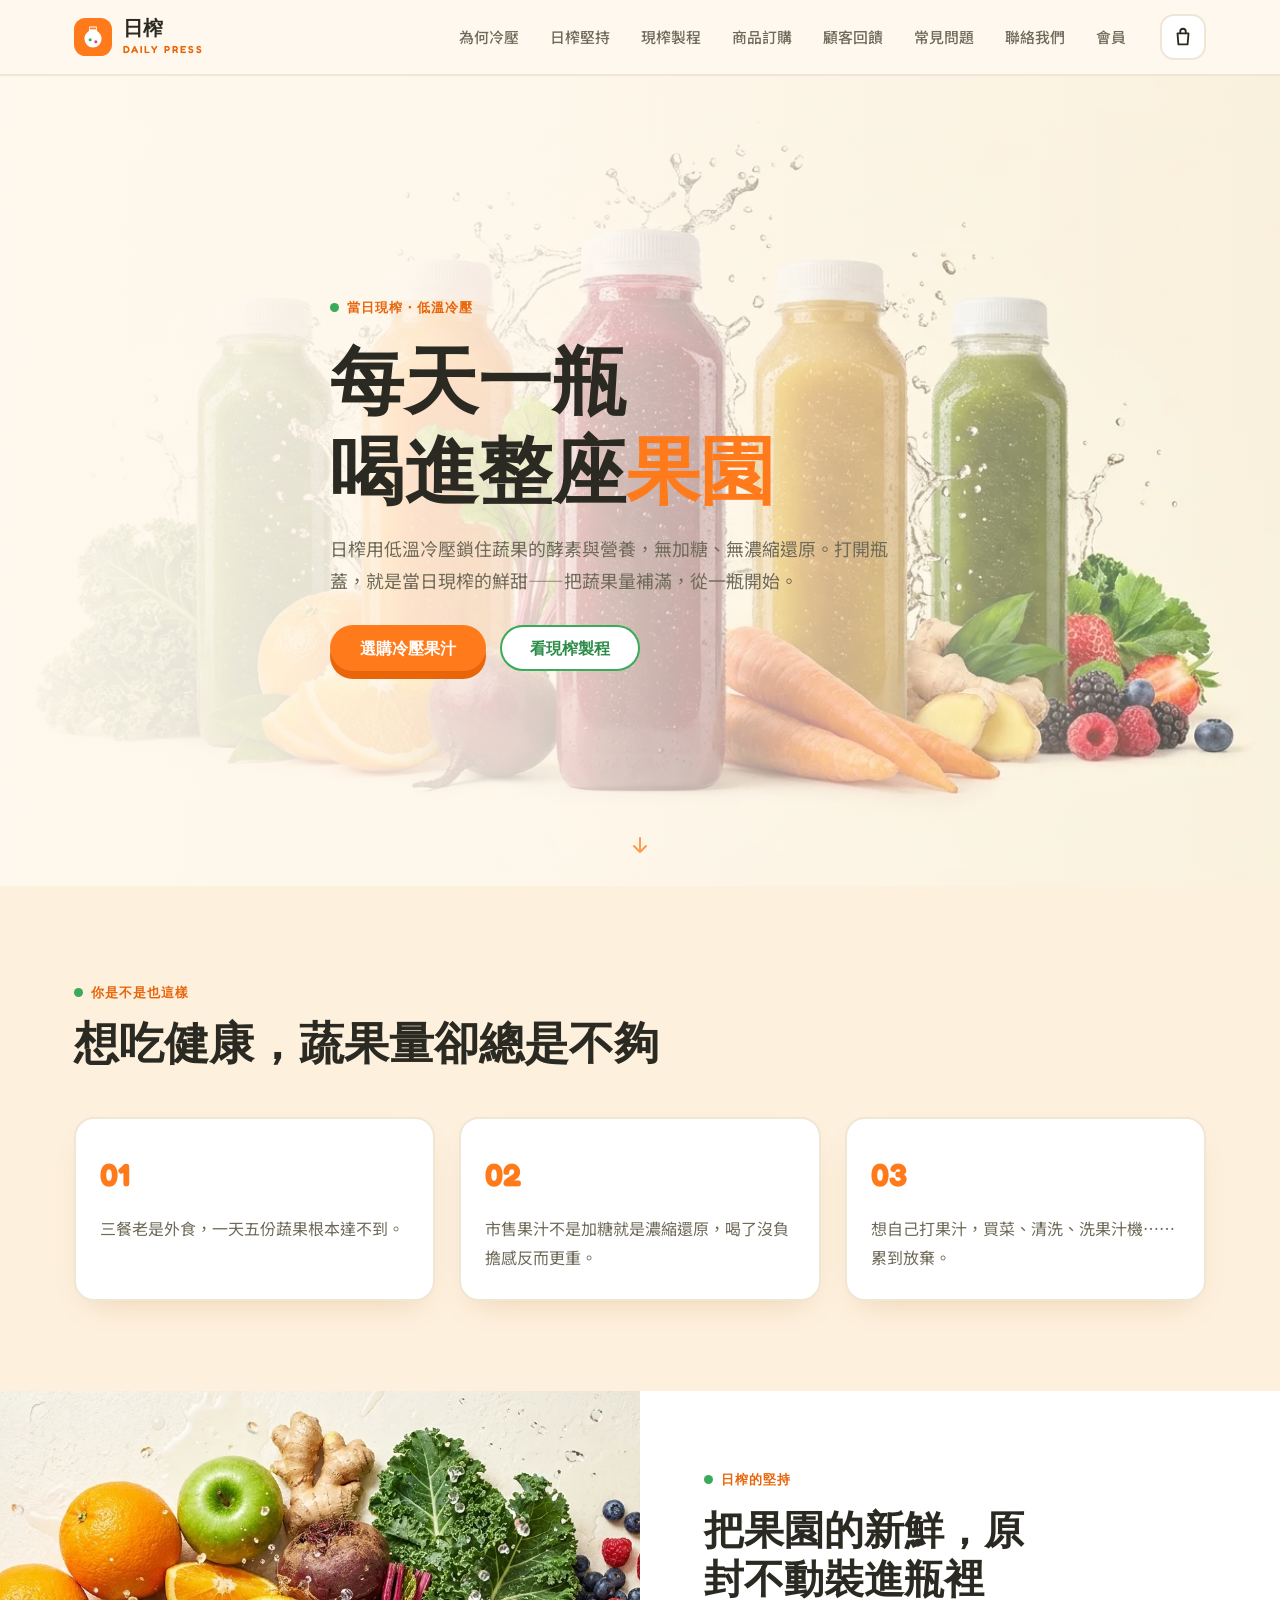
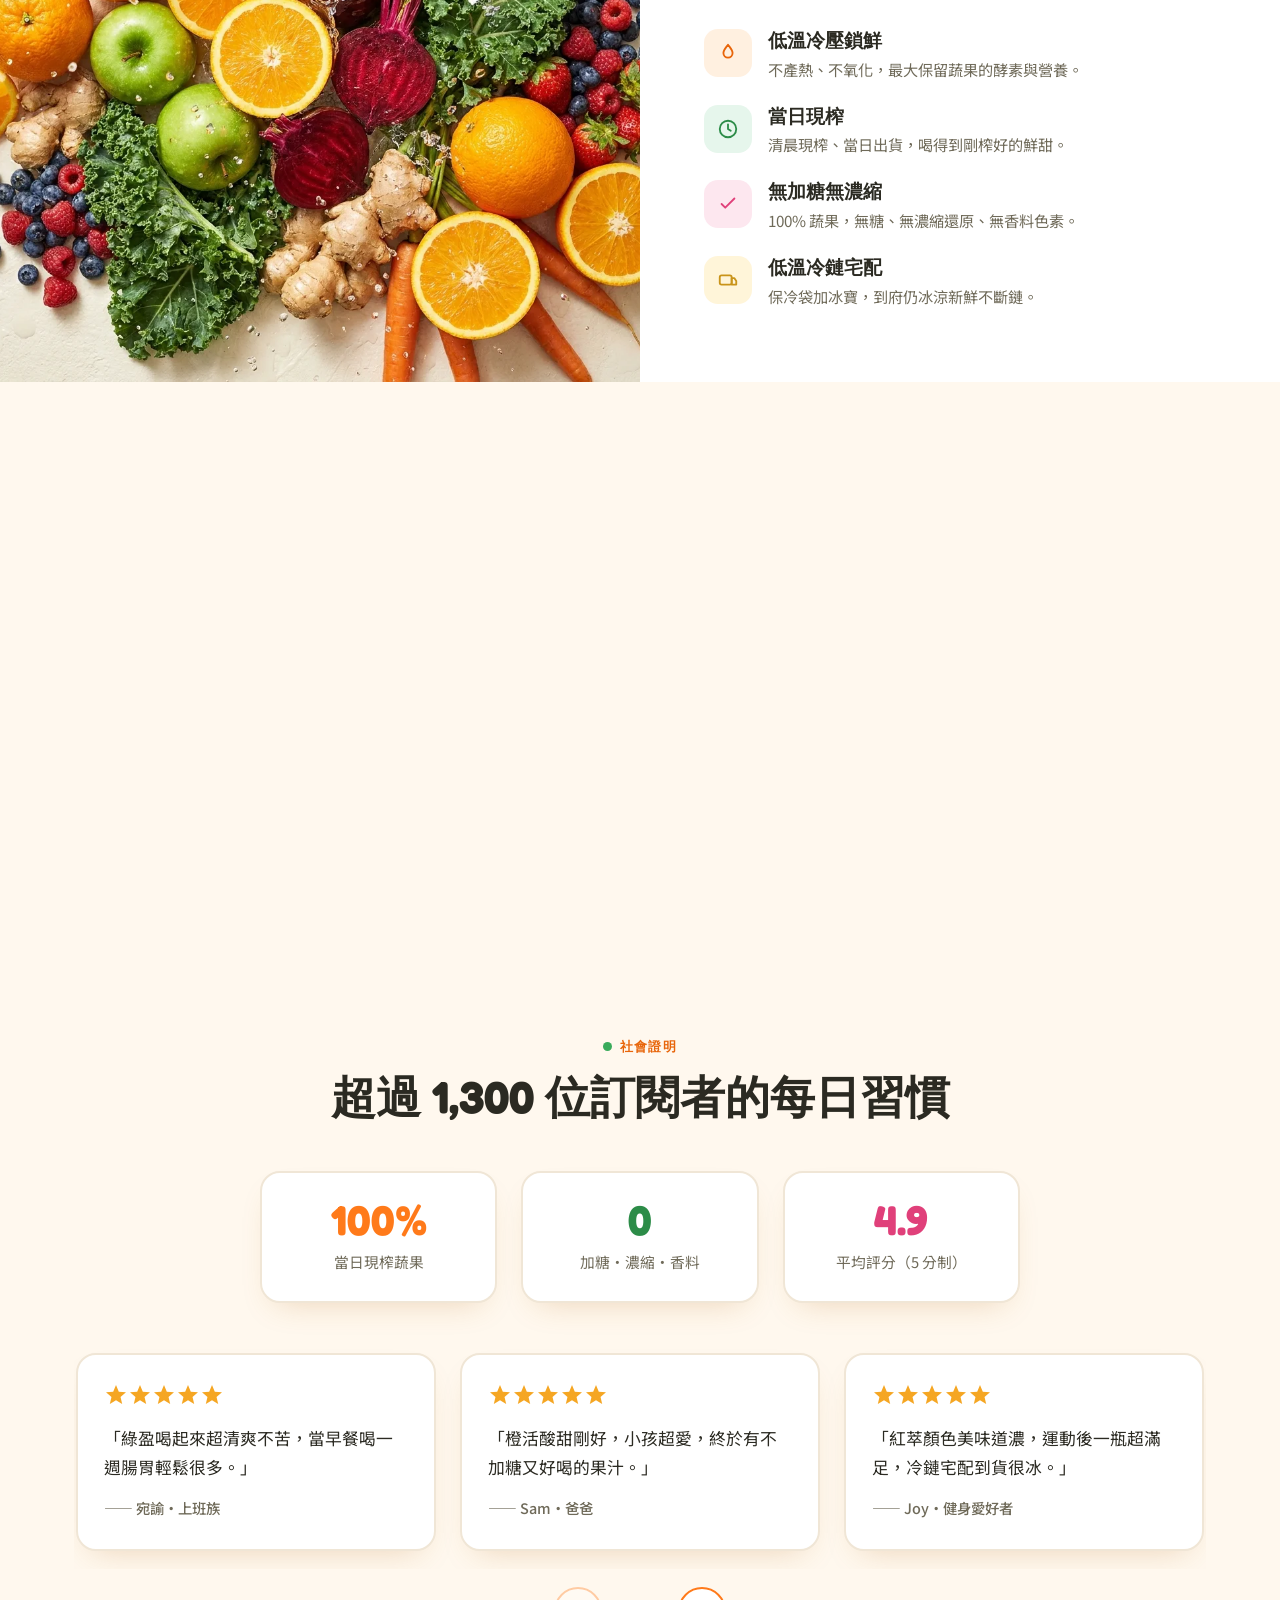
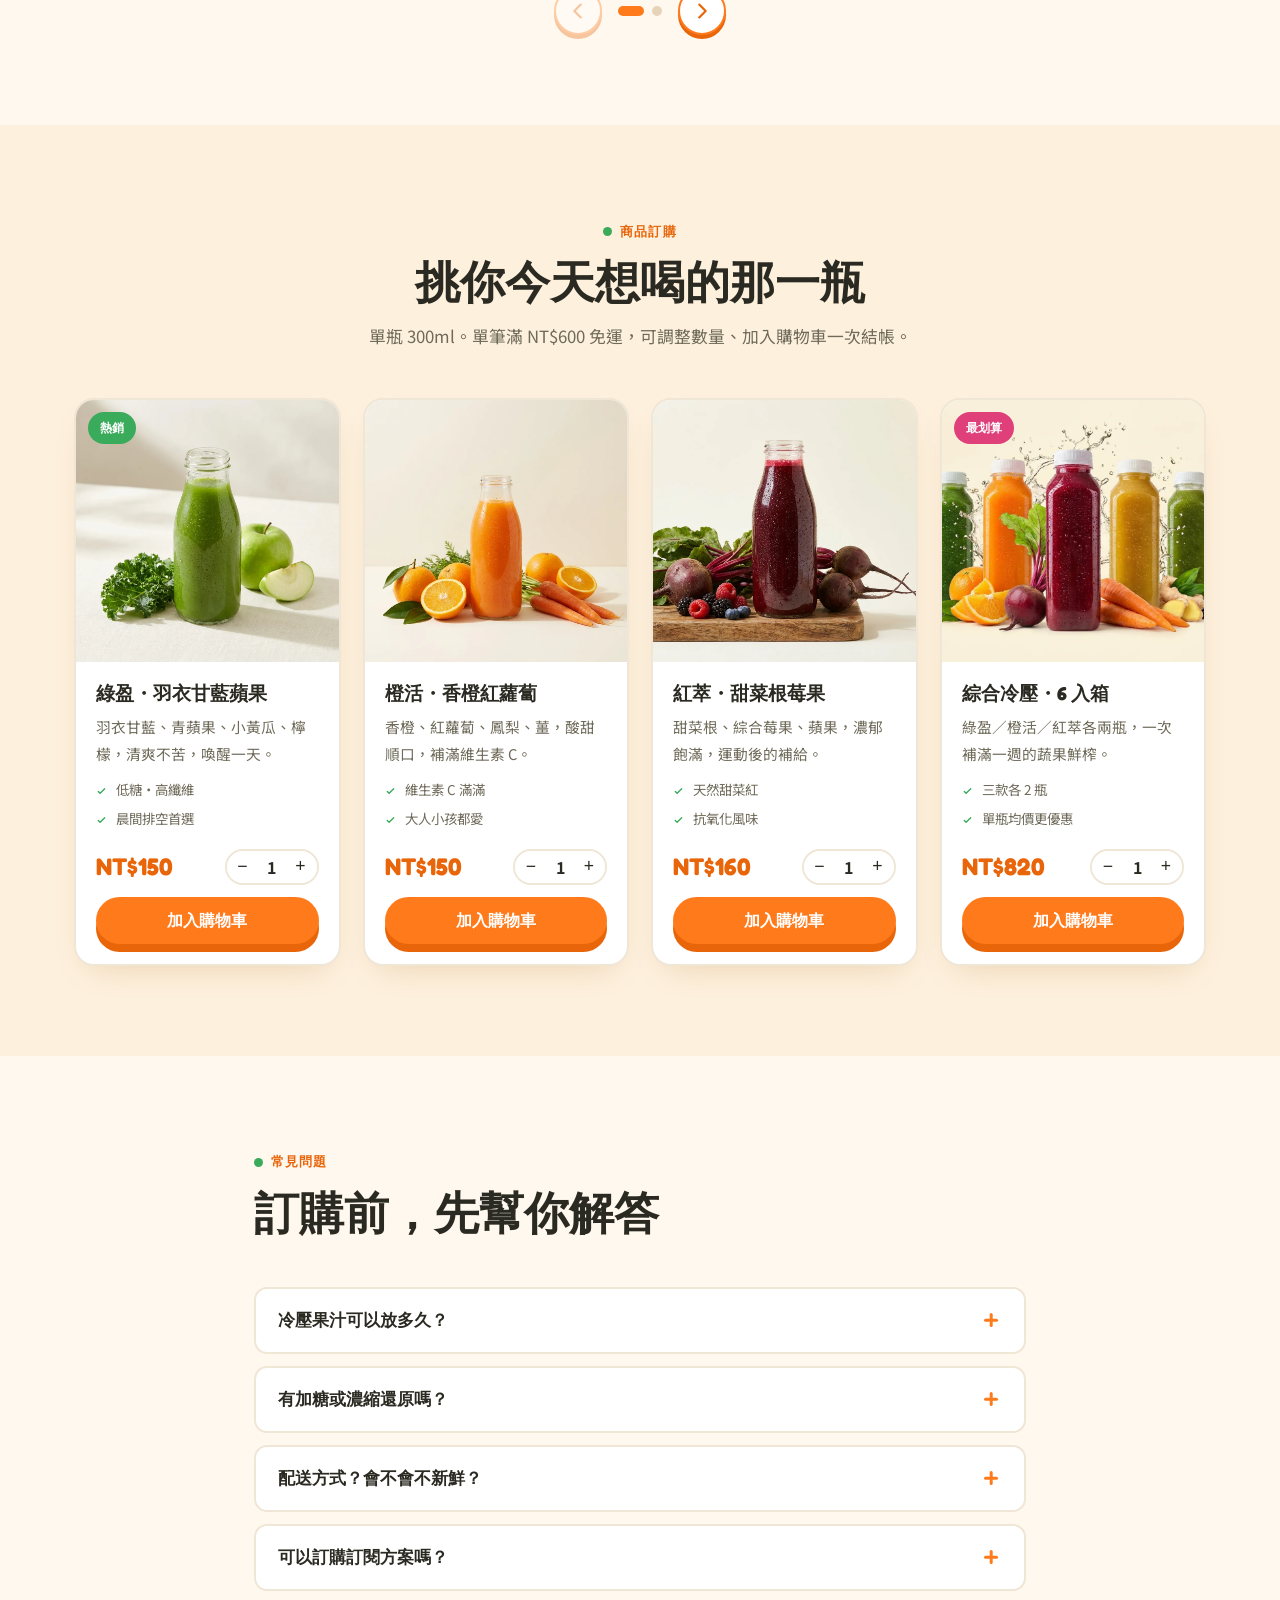
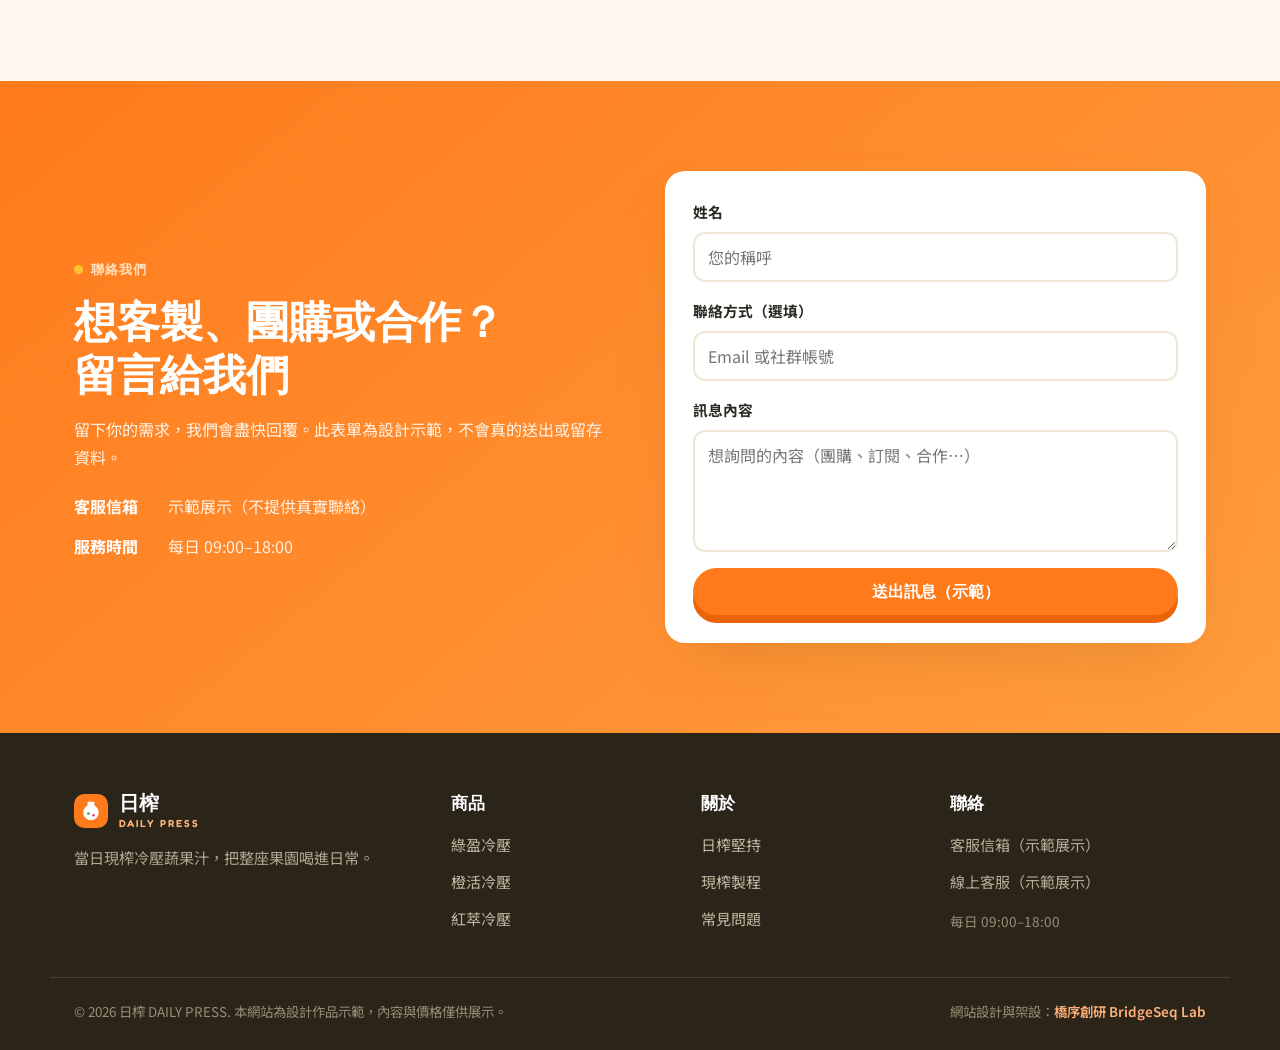
<file: index.html>
<!DOCTYPE html>
<html lang="zh-Hant">
<head>
<meta charset="UTF-8">
<meta name="viewport" content="width=device-width, initial-scale=1">
<title>日榨 DAILY PRESS｜當日現榨冷壓蔬果汁・無加糖宅配</title>
<meta name="description" content="日榨 DAILY PRESS 是台灣冷壓蔬果汁品牌，當日現榨、低溫冷壓鎖住營養，無加糖、無濃縮還原。綠盈、橙活、紅萃三款配方，低溫宅配到府，把一整座果園喝進日常。">
<meta name="keywords" content="冷壓果汁,蔬果汁,現榨果汁,排毒果汁,綠拿鐵,健康飲品,冷壓蔬果汁宅配,無加糖果汁">
<link rel="canonical" href="https://izzo24.github.io/daily-press/">
<meta property="og:type" content="website">
<meta property="og:locale" content="zh_TW">
<meta property="og:site_name" content="日榨 DAILY PRESS">
<meta property="og:title" content="日榨 DAILY PRESS｜當日現榨冷壓蔬果汁">
<meta property="og:description" content="當日現榨、低溫冷壓、無加糖無濃縮。綠盈、橙活、紅萃三款，把一整座果園喝進日常。">
<meta property="og:url" content="https://izzo24.github.io/daily-press/">
<meta property="og:image" content="https://izzo24.github.io/daily-press/images/hero.webp">
<meta name="twitter:card" content="summary_large_image">
<meta name="theme-color" content="#ff7a1a">
<link rel="icon" href="data:image/svg+xml,%3Csvg xmlns='http://www.w3.org/2000/svg' viewBox='0 0 32 32'%3E%3Crect width='32' height='32' rx='9' fill='%23ff7a1a'/%3E%3Cpath d='M13 7h6v2.5c0 .8.4 1.5 1 2 2 1.6 3 3.5 3 6.5a7 7 0 01-14 0c0-3 1-4.9 3-6.5.6-.5 1-1.2 1-2V7z' fill='%23fff'/%3E%3Cpath d='M14 9h4' stroke='%23ff7a1a' stroke-width='1.6' stroke-linecap='round'/%3E%3C/svg%3E">
<link rel="preconnect" href="https://fonts.googleapis.com">
<link rel="preconnect" href="https://fonts.gstatic.com" crossorigin>
<link href="https://fonts.googleapis.com/css2?family=Fredoka:wght@500;600;700&family=Noto+Sans+TC:wght@400;500;700;900&display=swap" rel="stylesheet">
<link rel="stylesheet" href="./assets/style.css?v=3">
<script type="application/ld+json">
{
  "@context":"https://schema.org",
  "@graph":[
    {"@type":"Organization","@id":"https://izzo24.github.io/daily-press/#org","name":"日榨 DAILY PRESS","url":"https://izzo24.github.io/daily-press/","logo":"https://izzo24.github.io/daily-press/images/hero.webp","description":"台灣冷壓蔬果汁品牌，當日現榨、無加糖。","areaServed":"TW"},
    {"@type":"WebSite","@id":"https://izzo24.github.io/daily-press/#web","url":"https://izzo24.github.io/daily-press/","name":"日榨 DAILY PRESS","inLanguage":"zh-Hant","publisher":{"@id":"https://izzo24.github.io/daily-press/#org"}},
    {"@type":"Product","name":"日榨冷壓蔬果汁系列","image":"https://izzo24.github.io/daily-press/images/p-green.webp","description":"當日現榨、低溫冷壓、無加糖無濃縮的冷壓蔬果汁。","brand":{"@id":"https://izzo24.github.io/daily-press/#org"},"offers":{"@type":"AggregateOffer","priceCurrency":"TWD","lowPrice":"150","highPrice":"820","offerCount":"4","availability":"https://schema.org/InStock"},"aggregateRating":{"@type":"AggregateRating","ratingValue":"4.9","reviewCount":"1356"}},
    {"@type":"FAQPage","mainEntity":[
      {"@type":"Question","name":"冷壓果汁可以放多久？","acceptedAnswer":{"@type":"Answer","text":"無添加防腐劑，冷藏建議 3 天內飲用完畢，開封後請當天喝完，風味與營養最佳。"}},
      {"@type":"Question","name":"有加糖或濃縮還原嗎？","acceptedAnswer":{"@type":"Answer","text":"全系列無加糖、無濃縮還原、無香料，100% 當日現榨蔬果，喝得到食材原味。"}},
      {"@type":"Question","name":"配送方式？會不會不新鮮？","acceptedAnswer":{"@type":"Answer","text":"全程低溫冷藏宅配，當日或隔日新鮮直送，使用保冷袋與冰寶確保到府仍冰涼。"}},
      {"@type":"Question","name":"可以訂購訂閱方案嗎？","acceptedAnswer":{"@type":"Answer","text":"提供每週固定配送的訂閱方案，可自由搭配口味、隨時調整或暫停（此為示範說明）。"}}
    ]},
    {"@type":"BreadcrumbList","itemListElement":[
      {"@type":"ListItem","position":1,"name":"首頁","item":"https://izzo24.github.io/daily-press/"},
      {"@type":"ListItem","position":2,"name":"商品","item":"https://izzo24.github.io/daily-press/#shop"},
      {"@type":"ListItem","position":3,"name":"聯絡","item":"https://izzo24.github.io/daily-press/#contact"}
    ]}
  ]
}
</script>
</head>
<body data-currency="NT$" data-ship-free="600" data-ship-fee="80" data-add-label="已加入購物車" data-cart-title="購物車">
<a class="skip" href="#main">跳至主要內容</a>

<header class="nav" id="top">
  <div class="wrap nav__in">
    <button class="burger" id="burger" aria-label="開啟選單" aria-expanded="false" aria-controls="menu"><span></span><span></span><span></span></button>
    <a class="brand" href="#top" aria-label="日榨 DAILY PRESS 首頁">
      <svg class="brand__mk" viewBox="0 0 40 40" width="38" height="38" aria-hidden="true"><rect width="40" height="40" rx="12" fill="#ff7a1a"/><path d="M16 9h8v3c0 1 .5 1.9 1.3 2.5C27.7 16.4 29 18.7 29 22a9 9 0 01-18 0c0-3.3 1.3-5.6 3.7-7.5C15.5 13.9 16 13 16 12V9z" fill="#fff"/><path d="M17.5 11h5" stroke="#ff7a1a" stroke-width="1.8" stroke-linecap="round"/><circle cx="17" cy="23" r="1.6" fill="#3aab5b"/><circle cx="23" cy="25" r="1.6" fill="#e0407a"/></svg>
      <span class="brand__tx"><b>日榨</b><i>DAILY PRESS</i></span>
    </a>
    <nav class="menu" id="menu" aria-label="主選單">
      <a href="#problem">為何冷壓</a>
      <a href="#why">日榨堅持</a>
      <a href="#process">現榨製程</a>
      <a href="#shop">商品訂購</a>
      <a href="#reviews">顧客回饋</a>
      <a href="#faq">常見問題</a>
      <a href="#contact">聯絡我們</a>
      <a href="./member.html">會員</a>
    </nav>
  </div>
</header>

<main id="main">

  <!-- ① Hero -->
  <section class="hero imgblock" id="hero">
    <div class="imgblock__bg"><img src="./images/hero.webp" alt="一排不同顏色的冷壓蔬果汁瓶，周圍是新鮮蔬果與水花" width="1376" height="768" fetchpriority="high"></div>
    <div class="wrap hero__in">
      <span class="eyebrow"><span class="dot"></span>當日現榨・低溫冷壓</span>
      <h1>每天一瓶<br>喝進整座<span class="hl">果園</span></h1>
      <p class="lede">日榨用低溫冷壓鎖住蔬果的酵素與營養，無加糖、無濃縮還原。打開瓶蓋，就是當日現榨的鮮甜——把蔬果量補滿，從一瓶開始。</p>
      <div class="hero__cta">
        <a class="btn btn--cta" href="#shop">選購冷壓果汁</a>
        <a class="btn btn--ghost" href="#process">看現榨製程</a>
      </div>
    </div>
    <a class="scrollcue" href="#problem" aria-label="向下捲動"><svg viewBox="0 0 24 24" width="24" height="24" aria-hidden="true"><path d="M12 5v14M6 13l6 6 6-6" fill="none" stroke="currentColor" stroke-width="2" stroke-linecap="round" stroke-linejoin="round"/></svg></a>
  </section>

  <!-- ② 痛點 -->
  <section class="problem" id="problem">
    <div class="wrap problem__in">
      <header class="sec-head sec-head--left">
        <span class="eyebrow"><span class="dot"></span>你是不是也這樣</span>
        <h2>想吃健康，蔬果量卻總是不夠</h2>
      </header>
      <ul class="pains">
        <li><span class="pains__n">01</span><p>三餐老是外食，一天五份蔬果根本達不到。</p></li>
        <li><span class="pains__n">02</span><p>市售果汁不是加糖就是濃縮還原，喝了沒負擔感反而更重。</p></li>
        <li><span class="pains__n">03</span><p>想自己打果汁，買菜、清洗、洗果汁機……累到放棄。</p></li>
      </ul>
    </div>
  </section>

  <!-- ③ 解決方案 / 特色 -->
  <section class="why imgblock imgblock--split" id="why">
    <div class="imgblock__media"><img src="./images/ingredients.webp" alt="繽紛新鮮蔬果平鋪，柳橙蘋果甜菜根莓果薑" width="1200" height="896" loading="lazy"></div>
    <div class="why__copy">
      <span class="eyebrow"><span class="dot"></span>日榨的堅持</span>
      <h2>把果園的新鮮，原封不動裝進瓶裡</h2>
      <div class="feats">
        <div class="feat"><span class="feat__ic"><svg viewBox="0 0 24 24" width="22" height="22" aria-hidden="true"><path d="M12 3c3 4 5 6 5 9a5 5 0 01-10 0c0-3 2-5 5-9z" fill="none" stroke="currentColor" stroke-width="2" stroke-linejoin="round"/></svg></span><div><h3>低溫冷壓鎖鮮</h3><p>不產熱、不氧化，最大保留蔬果的酵素與營養。</p></div></div>
        <div class="feat"><span class="feat__ic"><svg viewBox="0 0 24 24" width="22" height="22" aria-hidden="true"><circle cx="12" cy="12" r="9" fill="none" stroke="currentColor" stroke-width="2"/><path d="M12 7v5l3 2" fill="none" stroke="currentColor" stroke-width="2" stroke-linecap="round" stroke-linejoin="round"/></svg></span><div><h3>當日現榨</h3><p>清晨現榨、當日出貨，喝得到剛榨好的鮮甜。</p></div></div>
        <div class="feat"><span class="feat__ic"><svg viewBox="0 0 24 24" width="22" height="22" aria-hidden="true"><path d="M5 12l4 4 10-10" fill="none" stroke="currentColor" stroke-width="2" stroke-linecap="round" stroke-linejoin="round"/></svg></span><div><h3>無加糖無濃縮</h3><p>100% 蔬果，無糖、無濃縮還原、無香料色素。</p></div></div>
        <div class="feat"><span class="feat__ic"><svg viewBox="0 0 24 24" width="22" height="22" aria-hidden="true"><rect x="3" y="7" width="13" height="10" rx="2" fill="none" stroke="currentColor" stroke-width="2"/><path d="M16 10h3l2 3v4h-5z" fill="none" stroke="currentColor" stroke-width="2" stroke-linejoin="round"/></svg></span><div><h3>低溫冷鏈宅配</h3><p>保冷袋加冰寶，到府仍冰涼新鮮不斷鏈。</p></div></div>
      </div>
    </div>
  </section>

  <!-- ⑤ 製程全圖 -->
  <section class="process imgblock" id="process">
    <div class="imgblock__bg imgblock__bg--dim"><img src="./images/process.webp" alt="冷壓綠色蔬果汁正倒入透明玻璃瓶" width="1200" height="896" loading="lazy"></div>
    <div class="wrap process__in">
      <span class="eyebrow eyebrow--w"><span class="dot"></span>看得見的新鮮</span>
      <h2>一杯果汁，<br>用掉好幾斤蔬果</h2>
      <p>每一瓶 300ml，都是用紮實的當令蔬果低溫慢壓而成。我們不稀釋、不加水，只把最單純的鮮榨交到你手上。</p>
    </div>
  </section>

  <!-- ④ 社會證明 -->
  <section class="proof" id="reviews">
    <div class="wrap">
      <header class="sec-head">
        <span class="eyebrow eyebrow--c"><span class="dot"></span>社會證明</span>
        <h2>超過 1,300 位訂閱者的每日習慣</h2>
      </header>
      <div class="stats3">
        <div class="stat3"><b>100%</b><span>當日現榨蔬果</span></div>
        <div class="stat3"><b>0</b><span>加糖・濃縮・香料</span></div>
        <div class="stat3"><b>4.9</b><span>平均評分（5 分制）</span></div>
      </div>
      <div class="rev-track" id="revTrack">
        <figure class="card rev"><div class="stars" data-rating="5" role="img" aria-label="五顆星"></div><blockquote>「綠盈喝起來超清爽不苦，當早餐喝一週腸胃輕鬆很多。」</blockquote><figcaption>—— 宛諭・上班族</figcaption></figure>
        <figure class="card rev"><div class="stars" data-rating="5" role="img" aria-label="五顆星"></div><blockquote>「橙活酸甜剛好，小孩超愛，終於有不加糖又好喝的果汁。」</blockquote><figcaption>—— Sam・爸爸</figcaption></figure>
        <figure class="card rev"><div class="stars" data-rating="5" role="img" aria-label="五顆星"></div><blockquote>「紅萃顏色美味道濃，運動後一瓶超滿足，冷鏈宅配到貨很冰。」</blockquote><figcaption>—— Joy・健身愛好者</figcaption></figure>
        <figure class="card rev"><div class="stars" data-rating="4" role="img" aria-label="四顆星"></div><blockquote>「品質很穩定，訂閱很方便。希望多出一些季節限定口味。」</blockquote><figcaption>—— 冠廷・訂閱戶</figcaption></figure>
      </div>
      <div class="rev-dots" id="revDots" aria-hidden="true"></div>
    </div>
  </section>

  <!-- 商品區 + 購物車 -->
  <section class="shop" id="shop">
    <div class="wrap">
      <header class="sec-head">
        <span class="eyebrow eyebrow--c"><span class="dot"></span>商品訂購</span>
        <h2>挑你今天想喝的那一瓶</h2>
        <p>單瓶 300ml。單筆滿 NT$600 免運，可調整數量、加入購物車一次結帳。</p>
      </header>
      <div class="shopgrid">
        <article class="shopcard">
          <div class="shopcard__img"><img src="./images/p-green.webp" alt="日榨綠盈冷壓蔬果汁" width="600" height="600" loading="lazy"><span class="tag tag--green">熱銷</span></div>
          <div class="shopcard__body">
            <h3>綠盈・羽衣甘藍蘋果</h3>
            <p>羽衣甘藍、青蘋果、小黃瓜、檸檬，清爽不苦，喚醒一天。</p>
            <ul class="spec"><li>低糖・高纖維</li><li>晨間排空首選</li></ul>
            <div class="shopcard__buy">
              <span class="price">NT$150</span>
              <div class="qtypick" aria-label="數量"><button class="qtypick__b" data-d="dec" type="button" aria-label="減少">−</button><span class="qtypick__n">1</span><button class="qtypick__b" data-d="inc" type="button" aria-label="增加">+</button></div>
            </div>
            <button class="btn btn--cta btn--block add" data-name="綠盈冷壓（300ml）">加入購物車</button>
          </div>
        </article>
        <article class="shopcard">
          <div class="shopcard__img"><img src="./images/p-citrus.webp" alt="日榨橙活冷壓蔬果汁" width="600" height="600" loading="lazy"></div>
          <div class="shopcard__body">
            <h3>橙活・香橙紅蘿蔔</h3>
            <p>香橙、紅蘿蔔、鳳梨、薑，酸甜順口，補滿維生素 C。</p>
            <ul class="spec"><li>維生素 C 滿滿</li><li>大人小孩都愛</li></ul>
            <div class="shopcard__buy">
              <span class="price">NT$150</span>
              <div class="qtypick" aria-label="數量"><button class="qtypick__b" data-d="dec" type="button" aria-label="減少">−</button><span class="qtypick__n">1</span><button class="qtypick__b" data-d="inc" type="button" aria-label="增加">+</button></div>
            </div>
            <button class="btn btn--cta btn--block add" data-name="橙活冷壓（300ml）">加入購物車</button>
          </div>
        </article>
        <article class="shopcard">
          <div class="shopcard__img"><img src="./images/p-berry.webp" alt="日榨紅萃冷壓蔬果汁" width="600" height="600" loading="lazy"></div>
          <div class="shopcard__body">
            <h3>紅萃・甜菜根莓果</h3>
            <p>甜菜根、綜合莓果、蘋果，濃郁飽滿，運動後的補給。</p>
            <ul class="spec"><li>天然甜菜紅</li><li>抗氧化風味</li></ul>
            <div class="shopcard__buy">
              <span class="price">NT$160</span>
              <div class="qtypick" aria-label="數量"><button class="qtypick__b" data-d="dec" type="button" aria-label="減少">−</button><span class="qtypick__n">1</span><button class="qtypick__b" data-d="inc" type="button" aria-label="增加">+</button></div>
            </div>
            <button class="btn btn--cta btn--block add" data-name="紅萃冷壓（300ml）">加入購物車</button>
          </div>
        </article>
        <article class="shopcard">
          <div class="shopcard__img"><img src="./images/hero.webp" alt="日榨綜合冷壓 6 入箱" width="600" height="600" loading="lazy"><span class="tag tag--berry">最划算</span></div>
          <div class="shopcard__body">
            <h3>綜合冷壓・6 入箱</h3>
            <p>綠盈／橙活／紅萃各兩瓶，一次補滿一週的蔬果鮮榨。</p>
            <ul class="spec"><li>三款各 2 瓶</li><li>單瓶均價更優惠</li></ul>
            <div class="shopcard__buy">
              <span class="price">NT$820</span>
              <div class="qtypick" aria-label="數量"><button class="qtypick__b" data-d="dec" type="button" aria-label="減少">−</button><span class="qtypick__n">1</span><button class="qtypick__b" data-d="inc" type="button" aria-label="增加">+</button></div>
            </div>
            <button class="btn btn--cta btn--block add" data-name="綜合冷壓 6 入箱">加入購物車</button>
          </div>
        </article>
      </div>
    </div>
  </section>

  <!-- FAQ -->
  <section class="faq" id="faq">
    <div class="wrap faq__in">
      <header class="sec-head sec-head--left">
        <span class="eyebrow"><span class="dot"></span>常見問題</span>
        <h2>訂購前，先幫你解答</h2>
      </header>
      <div class="acc" id="acc">
        <div class="acc__item"><button class="acc__q" aria-expanded="false">冷壓果汁可以放多久？<span class="acc__ic" aria-hidden="true"></span></button><div class="acc__a"><p>無添加防腐劑，冷藏建議 3 天內飲用完畢，開封後請當天喝完，風味與營養最佳。</p></div></div>
        <div class="acc__item"><button class="acc__q" aria-expanded="false">有加糖或濃縮還原嗎？<span class="acc__ic" aria-hidden="true"></span></button><div class="acc__a"><p>全系列無加糖、無濃縮還原、無香料，100% 當日現榨蔬果，喝得到食材原味。</p></div></div>
        <div class="acc__item"><button class="acc__q" aria-expanded="false">配送方式？會不會不新鮮？<span class="acc__ic" aria-hidden="true"></span></button><div class="acc__a"><p>全程低溫冷藏宅配，當日或隔日新鮮直送，使用保冷袋與冰寶確保到府仍冰涼。</p></div></div>
        <div class="acc__item"><button class="acc__q" aria-expanded="false">可以訂購訂閱方案嗎？<span class="acc__ic" aria-hidden="true"></span></button><div class="acc__a"><p>提供每週固定配送的訂閱方案，可自由搭配口味、隨時調整或暫停（此為示範說明）。</p></div></div>
      </div>
    </div>
  </section>

  <!-- 聯絡 CTA + 表單 -->
  <section class="contact" id="contact">
    <div class="wrap contact__in">
      <div class="contact__copy">
        <span class="eyebrow eyebrow--w"><span class="dot"></span>聯絡我們</span>
        <h2>想客製、團購或合作？<br>留言給我們</h2>
        <p>留下你的需求，我們會盡快回覆。此表單為設計示範，不會真的送出或留存資料。</p>
        <ul class="contact__meta">
          <li><b>客服信箱</b><span>示範展示（不提供真實聯絡）</span></li>
          <li><b>服務時間</b><span>每日 09:00–18:00</span></li>
        </ul>
      </div>
      <form class="contactform" id="contactForm" novalidate>
        <label class="cfield"><span>姓名</span><input type="text" name="name" placeholder="您的稱呼" autocomplete="off" required></label>
        <label class="cfield"><span>聯絡方式（選填）</span><input type="text" name="contact" placeholder="Email 或社群帳號" autocomplete="off"></label>
        <label class="cfield"><span>訊息內容</span><textarea name="msg" rows="4" placeholder="想詢問的內容（團購、訂閱、合作⋯）"></textarea></label>
        <button type="submit" class="btn btn--cta btn--block">送出訊息（示範）</button>
      </form>
    </div>
  </section>

</main>

<footer class="foot">
  <div class="wrap foot__in">
    <div class="foot__brand">
      <a class="brand brand--foot" href="#top" aria-label="日榨 DAILY PRESS">
        <svg class="brand__mk" viewBox="0 0 40 40" width="34" height="34" aria-hidden="true"><rect width="40" height="40" rx="12" fill="#ff7a1a"/><path d="M16 9h8v3c0 1 .5 1.9 1.3 2.5C27.7 16.4 29 18.7 29 22a9 9 0 01-18 0c0-3.3 1.3-5.6 3.7-7.5C15.5 13.9 16 13 16 12V9z" fill="#fff"/><circle cx="17" cy="23" r="1.6" fill="#3aab5b"/><circle cx="23" cy="25" r="1.6" fill="#e0407a"/></svg>
        <span class="brand__tx"><b>日榨</b><i>DAILY PRESS</i></span>
      </a>
      <p>當日現榨冷壓蔬果汁，把整座果園喝進日常。</p>
    </div>
    <nav class="foot__col" aria-label="商品"><h4>商品</h4><a href="#shop">綠盈冷壓</a><a href="#shop">橙活冷壓</a><a href="#shop">紅萃冷壓</a></nav>
    <nav class="foot__col" aria-label="關於"><h4>關於</h4><a href="#why">日榨堅持</a><a href="#process">現榨製程</a><a href="#faq">常見問題</a></nav>
    <div class="foot__col"><h4>聯絡</h4><span class="foot__static">客服信箱（示範展示）</span><span class="foot__static">線上客服（示範展示）</span><p class="foot__hours">每日 09:00–18:00</p></div>
  </div>
  <div class="wrap foot__btm">
    <small>© 2026 日榨 DAILY PRESS. 本網站為設計作品示範，內容與價格僅供展示。</small>
    <small class="foot__credit">網站設計與架設：<a href="https://bridgeseqlab.com" target="_blank" rel="noopener">橋序創研 BridgeSeq Lab</a></small>
  </div>
</footer>

<a class="floatcta" href="#shop" aria-label="前往選購">立即選購</a>
<button class="totop" id="totop" aria-label="回到頂端"><svg viewBox="0 0 24 24" width="22" height="22" aria-hidden="true"><path d="M12 19V6M6 12l6-6 6 6" fill="none" stroke="currentColor" stroke-width="2.2" stroke-linecap="round" stroke-linejoin="round"/></svg></button>
<div class="toast" id="toast" role="status" aria-live="polite"></div>
<script src="./assets/app.js" defer></script>
</body>
</html>
</file>
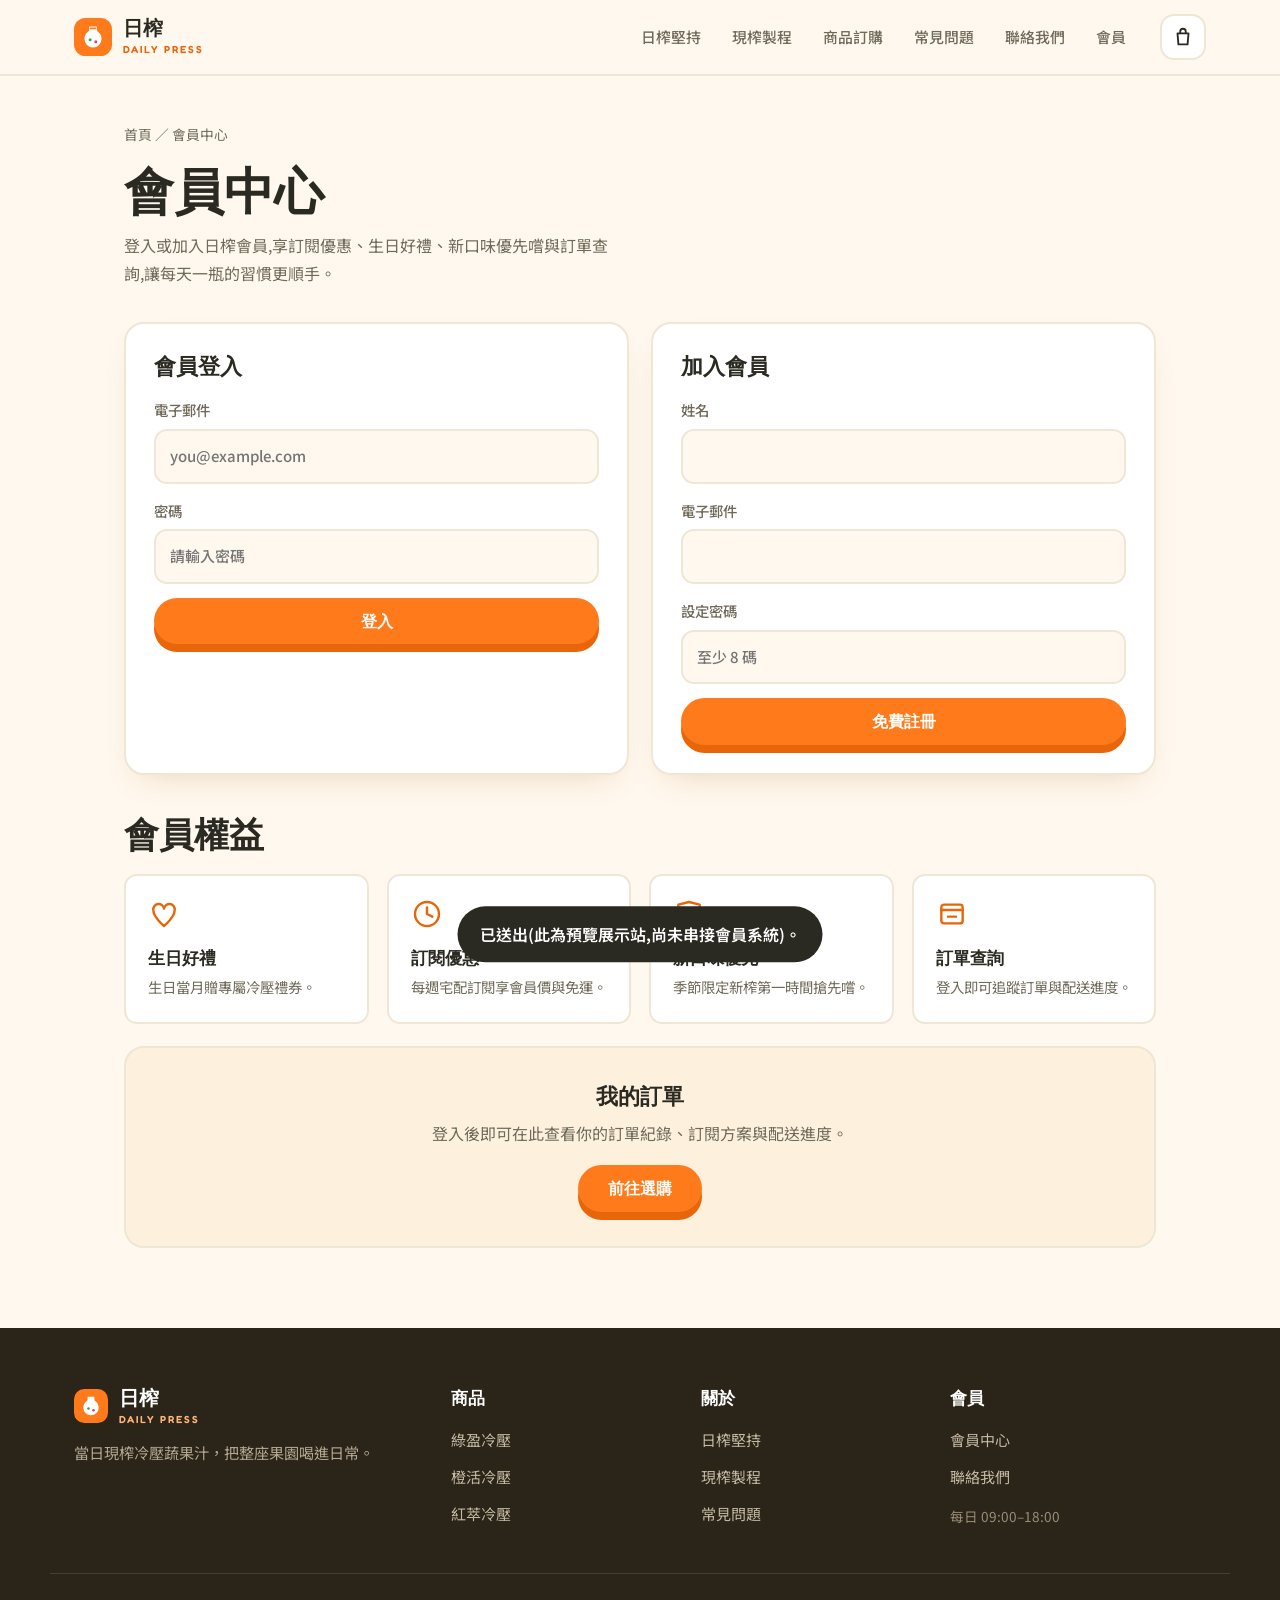
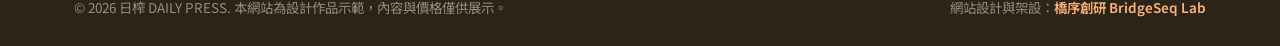
<file: member.html>
<!DOCTYPE html>
<html lang="zh-Hant">
<head>
<meta charset="UTF-8">
<meta name="viewport" content="width=device-width, initial-scale=1">
<title>會員中心｜登入・註冊與訂單查詢 — 日榨 DAILY PRESS</title>
<meta name="description" content="日榨 DAILY PRESS 會員中心:登入或加入會員,享訂閱優惠、生日好禮、新口味優先嚐與訂單查詢,管理你的冷壓蔬果汁宅配。">
<meta name="keywords" content="日榨會員,會員中心,冷壓果汁訂閱,登入,註冊,訂單查詢">
<link rel="canonical" href="https://izzo24.github.io/daily-press/member.html">
<meta property="og:type" content="website">
<meta property="og:locale" content="zh_TW">
<meta property="og:site_name" content="日榨 DAILY PRESS">
<meta property="og:title" content="會員中心 — 日榨 DAILY PRESS">
<meta property="og:description" content="登入或加入日榨會員,享訂閱優惠、生日好禮與訂單查詢。">
<meta property="og:url" content="https://izzo24.github.io/daily-press/member.html">
<meta property="og:image" content="https://izzo24.github.io/daily-press/images/hero.webp">
<meta name="twitter:card" content="summary_large_image">
<meta name="theme-color" content="#ff7a1a">
<link rel="icon" href="data:image/svg+xml,%3Csvg xmlns='http://www.w3.org/2000/svg' viewBox='0 0 32 32'%3E%3Crect width='32' height='32' rx='9' fill='%23ff7a1a'/%3E%3Cpath d='M13 7h6v2.5c0 .8.4 1.5 1 2 2 1.6 3 3.5 3 6.5a7 7 0 01-14 0c0-3 1-4.9 3-6.5.6-.5 1-1.2 1-2V7z' fill='%23fff'/%3E%3C/svg%3E">
<link rel="preconnect" href="https://fonts.googleapis.com">
<link rel="preconnect" href="https://fonts.gstatic.com" crossorigin>
<link href="https://fonts.googleapis.com/css2?family=Fredoka:wght@500;600;700&family=Noto+Sans+TC:wght@400;500;700;900&display=swap" rel="stylesheet">
<link rel="stylesheet" href="./assets/style.css?v=3">
<style>
.mc{max-width:1080px;margin:0 auto;padding:46px 24px 80px}
.mc__crumb{font-size:.86rem;color:var(--ink-2);margin-bottom:14px}
.mc__crumb a{color:var(--ink-2)}.mc__crumb a:hover{color:var(--orange-d)}
.mc h1{font-family:var(--display);font-size:clamp(2rem,5vw,3.1rem);margin-bottom:10px}
.mc__sub{color:var(--ink-2);max-width:54ch;margin-bottom:34px}
.mc__grid{display:grid;grid-template-columns:1fr 1fr;gap:22px;margin-bottom:18px}
.mc__card{background:var(--panel);border:2px solid var(--line);border-radius:var(--r);padding:28px;box-shadow:var(--shadow)}
.mc__card h2{font-family:var(--display);font-size:1.4rem;margin-bottom:18px}
.mc__card label{display:block;font-weight:500;font-size:.9rem;margin-bottom:14px;color:var(--ink-2)}
.mc__card input{display:block;width:100%;margin-top:6px;padding:12px 14px;border:2px solid var(--line);border-radius:13px;background:var(--bg);font:inherit;font-size:15px;color:var(--ink)}
.mc__card input:focus{outline:none;border-color:var(--orange)}
.mc__h2{font-family:var(--display);font-size:clamp(1.5rem,4vw,2.2rem);margin:38px 0 18px}
.mc__benefits{display:grid;grid-template-columns:repeat(4,1fr);gap:18px}
.mc__b{background:var(--panel);border:2px solid var(--line);border-radius:var(--r-sm);padding:22px}
.mc__b svg{width:32px;height:32px;margin-bottom:10px;color:var(--orange-d)}
.mc__b h3{font-family:var(--display);font-size:1.08rem;margin-bottom:6px}
.mc__b p{font-size:.9rem;color:var(--ink-2)}
.mc__orders{margin-top:22px;background:var(--cream-2);border:2px solid var(--line);border-radius:var(--r);padding:34px;text-align:center}
.mc__orders h2{font-family:var(--display);font-size:1.4rem;margin-bottom:10px}
.mc__orders p{color:var(--ink-2);margin-bottom:18px}
.mc__toast{position:fixed;left:50%;bottom:28px;transform:translate(-50%,160%);background:var(--ink);color:#fff;padding:14px 22px;border-radius:999px;font-weight:600;z-index:400;transition:transform .4s}
.mc__toast.show{transform:translate(-50%,0)}
@media(max-width:760px){.mc__grid{grid-template-columns:1fr}.mc__benefits{grid-template-columns:1fr 1fr}}
@media(max-width:480px){.mc__benefits{grid-template-columns:1fr}}
</style>
<script type="application/ld+json">
{"@context":"https://schema.org","@graph":[
{"@type":"BreadcrumbList","itemListElement":[{"@type":"ListItem","position":1,"name":"首頁","item":"https://izzo24.github.io/daily-press/"},{"@type":"ListItem","position":2,"name":"會員中心","item":"https://izzo24.github.io/daily-press/member.html"}]},
{"@type":"WebPage","name":"會員中心 — 日榨 DAILY PRESS","url":"https://izzo24.github.io/daily-press/member.html","inLanguage":"zh-Hant"}]}
</script>
</head>
<body data-currency="NT$" data-ship-free="600" data-ship-fee="80" data-add-label="已加入購物車" data-cart-title="購物車">
<a class="skip" href="#main">跳到主要內容</a>
<header class="nav" id="top">
  <div class="wrap nav__in">
    <button class="burger" id="burger" aria-label="開啟選單" aria-expanded="false" aria-controls="menu"><span></span><span></span><span></span></button>
    <a class="brand" href="./index.html" aria-label="日榨 DAILY PRESS 首頁">
      <svg class="brand__mk" viewBox="0 0 40 40" width="38" height="38" aria-hidden="true"><rect width="40" height="40" rx="12" fill="#ff7a1a"/><path d="M16 9h8v3c0 1 .5 1.9 1.3 2.5C27.7 16.4 29 18.7 29 22a9 9 0 01-18 0c0-3.3 1.3-5.6 3.7-7.5C15.5 13.9 16 13 16 12V9z" fill="#fff"/><path d="M17.5 11h5" stroke="#ff7a1a" stroke-width="1.8" stroke-linecap="round"/><circle cx="17" cy="23" r="1.6" fill="#3aab5b"/><circle cx="23" cy="25" r="1.6" fill="#e0407a"/></svg>
      <span class="brand__tx"><b>日榨</b><i>DAILY PRESS</i></span>
    </a>
    <nav class="menu" id="menu" aria-label="主選單">
      <a href="./index.html#why">日榨堅持</a>
      <a href="./index.html#process">現榨製程</a>
      <a href="./index.html#shop">商品訂購</a>
      <a href="./index.html#faq">常見問題</a>
      <a href="./index.html#contact">聯絡我們</a>
      <a href="./member.html" aria-current="page">會員</a>
    </nav>
  </div>
</header>

<main id="main">
<section class="mc">
  <p class="mc__crumb"><a href="./index.html">首頁</a> ／ 會員中心</p>
  <h1>會員中心</h1>
  <p class="mc__sub">登入或加入日榨會員,享訂閱優惠、生日好禮、新口味優先嚐與訂單查詢,讓每天一瓶的習慣更順手。</p>
  <div class="mc__grid">
    <div class="mc__card">
      <h2>會員登入</h2>
      <form data-demo>
        <label>電子郵件<input type="email" required autocomplete="email" placeholder="you@example.com"></label>
        <label>密碼<input type="password" required autocomplete="current-password" placeholder="請輸入密碼"></label>
        <button class="btn btn--cta btn--block" type="submit">登入</button>
      </form>
    </div>
    <div class="mc__card">
      <h2>加入會員</h2>
      <form data-demo>
        <label>姓名<input type="text" required autocomplete="name"></label>
        <label>電子郵件<input type="email" required autocomplete="email"></label>
        <label>設定密碼<input type="password" required autocomplete="new-password" placeholder="至少 8 碼"></label>
        <button class="btn btn--cta btn--block" type="submit">免費註冊</button>
      </form>
    </div>
  </div>
  <h2 class="mc__h2">會員權益</h2>
  <div class="mc__benefits">
    <div class="mc__b"><svg viewBox="0 0 24 24" fill="none" stroke="currentColor" stroke-width="1.8" stroke-linecap="round" stroke-linejoin="round"><path d="M12 21S4 14.5 4 9a4 4 0 0 1 8-1 4 4 0 0 1 8 1c0 5.5-8 12-8 12z"/></svg><h3>生日好禮</h3><p>生日當月贈專屬冷壓禮券。</p></div>
    <div class="mc__b"><svg viewBox="0 0 24 24" fill="none" stroke="currentColor" stroke-width="1.8" stroke-linecap="round" stroke-linejoin="round"><circle cx="12" cy="12" r="9"/><path d="M12 7v5l4 2"/></svg><h3>訂閱優惠</h3><p>每週宅配訂閱享會員價與免運。</p></div>
    <div class="mc__b"><svg viewBox="0 0 24 24" fill="none" stroke="currentColor" stroke-width="1.8" stroke-linecap="round" stroke-linejoin="round"><path d="M4 5l8-2 8 2v6c0 5-3.5 8-8 10C7.5 19 4 16 4 11z"/></svg><h3>新口味優先</h3><p>季節限定新榨第一時間搶先嚐。</p></div>
    <div class="mc__b"><svg viewBox="0 0 24 24" fill="none" stroke="currentColor" stroke-width="1.8" stroke-linecap="round" stroke-linejoin="round"><rect x="4" y="5" width="16" height="14" rx="2"/><path d="M4 9h16M9 14h6"/></svg><h3>訂單查詢</h3><p>登入即可追蹤訂單與配送進度。</p></div>
  </div>
  <div class="mc__orders">
    <h2>我的訂單</h2>
    <p>登入後即可在此查看你的訂單紀錄、訂閱方案與配送進度。</p>
    <a class="btn btn--cta" href="./index.html#shop">前往選購</a>
  </div>
</section>
</main>

<footer class="foot">
  <div class="wrap foot__in">
    <div class="foot__brand">
      <a class="brand brand--foot" href="./index.html" aria-label="日榨 DAILY PRESS">
        <svg class="brand__mk" viewBox="0 0 40 40" width="34" height="34" aria-hidden="true"><rect width="40" height="40" rx="12" fill="#ff7a1a"/><path d="M16 9h8v3c0 1 .5 1.9 1.3 2.5C27.7 16.4 29 18.7 29 22a9 9 0 01-18 0c0-3.3 1.3-5.6 3.7-7.5C15.5 13.9 16 13 16 12V9z" fill="#fff"/><circle cx="17" cy="23" r="1.6" fill="#3aab5b"/><circle cx="23" cy="25" r="1.6" fill="#e0407a"/></svg>
        <span class="brand__tx"><b>日榨</b><i>DAILY PRESS</i></span>
      </a>
      <p>當日現榨冷壓蔬果汁，把整座果園喝進日常。</p>
    </div>
    <nav class="foot__col" aria-label="商品"><h4>商品</h4><a href="./index.html#shop">綠盈冷壓</a><a href="./index.html#shop">橙活冷壓</a><a href="./index.html#shop">紅萃冷壓</a></nav>
    <nav class="foot__col" aria-label="關於"><h4>關於</h4><a href="./index.html#why">日榨堅持</a><a href="./index.html#process">現榨製程</a><a href="./index.html#faq">常見問題</a></nav>
    <div class="foot__col"><h4>會員</h4><a href="./member.html">會員中心</a><a href="./index.html#contact">聯絡我們</a><p class="foot__hours">每日 09:00–18:00</p></div>
  </div>
  <div class="wrap foot__btm">
    <small>© 2026 日榨 DAILY PRESS. 本網站為設計作品示範，內容與價格僅供展示。</small>
    <small class="foot__credit">網站設計與架設：<a href="https://bridgeseqlab.com" target="_blank" rel="noopener">橋序創研 BridgeSeq Lab</a></small>
  </div>
</footer>
<div class="mc__toast" id="mcToast" role="status" aria-live="polite">已送出(此為預覽展示站,尚未串接會員系統)。</div>
<script src="./assets/app.js" defer></script>
<script>
document.addEventListener("DOMContentLoaded",function(){
  var b=document.getElementById("burger"),m=document.getElementById("menu");
  if(b&&m){b.addEventListener("click",function(){var o=m.classList.toggle("open");b.setAttribute("aria-expanded",o?"true":"false");});}
  var t=document.getElementById("mcToast");
  document.querySelectorAll("form[data-demo]").forEach(function(f){f.addEventListener("submit",function(e){e.preventDefault();if(t){t.classList.add("show");clearTimeout(t._t);t._t=setTimeout(function(){t.classList.remove("show");},3200);}f.reset();});});
});
</script>
</body>
</html>
</file>
<file: assets/style.css>
:root{
  --bg:oklch(0.982 0.0152 77.07); --ink:oklch(0.283 0.0142 101.38); --ink-2:oklch(0.524 0.0265 93.52); --orange:oklch(0.724 0.1868 48.9); --orange-d:oklch(0.66 0.1824 46.1);
  --green:oklch(0.658 0.1546 149.55); --green-d:oklch(0.568 0.1357 149.38); --berry:oklch(0.62 0.2 3.16); --yellow:oklch(0.847 0.161 83.38); --line:oklch(0.929 0.0239 79.74); --panel:oklch(1 0 0); --cream-2:oklch(0.96 0.0287 77.55);
  --r:20px; --r-sm:13px; --maxw:1180px;
  --shadow:0 14px 32px -16px oklch(0.602 0.1253 63.57 / 0.28); --shadow-lg:0 28px 60px -24px oklch(0.602 0.1253 63.57 / 0.4);
  --display:"Fredoka",system-ui,sans-serif; --tc:"Noto Sans TC",system-ui,sans-serif;
  --c-accent:oklch(0.724 0.1868 48.9); --c-accent2:oklch(0.658 0.1546 149.55); --c-ink:oklch(0.283 0.0142 101.38); --c-muted:oklch(0.524 0.0265 93.52); --c-panel:oklch(1 0 0); --c-soft:oklch(0.982 0.0152 77.07); --c-line:oklch(0.929 0.0239 79.74); --c-onacc:oklch(1 0 0);
}
*{box-sizing:border-box;margin:0;padding:0}
html{scroll-behavior:smooth;-webkit-text-size-adjust:100%}
body{font-family:var(--tc);color:var(--ink);background:var(--bg);line-height:1.78;overflow-x:hidden}
img{max-width:100%;height:auto;display:block}
a{color:inherit;text-decoration:none}
h1,h2,h3,h4{line-height:1.22;text-wrap:balance;font-family:var(--display);font-weight:700}
p{text-wrap:pretty}
.wrap{width:100%;max-width:var(--maxw);margin:0 auto;padding:0 24px}
.skip{position:absolute;left:-999px;top:0;background:var(--orange);color:oklch(1 0 0);padding:10px 16px;border-radius:0 0 10px 0;z-index:300}
.skip:focus{left:0}

.btn{display:inline-flex;align-items:center;justify-content:center;gap:8px;font-family:var(--display);font-weight:600;font-size:1.02rem;padding:13px 28px;border-radius:999px;border:2.5px solid transparent;cursor:pointer;transition:.2s ease;white-space:nowrap;line-height:1}
.btn--cta{background:var(--orange);color:oklch(1 0 0);box-shadow:0 8px 0 0 var(--orange-d)}
.btn--cta:hover{transform:translateY(2px);box-shadow:0 6px 0 0 var(--orange-d)}
.btn--cta:active{transform:translateY(8px);box-shadow:0 0 0 0 var(--orange-d)}
.btn--ghost{background:oklch(1 0 0);color:var(--green-d);border-color:var(--green)}
.btn--ghost:hover{background:var(--green);color:oklch(1 0 0)}
.btn--block{width:100%}

.eyebrow{display:inline-flex;align-items:center;gap:8px;font-family:var(--display);font-weight:600;font-size:.82rem;letter-spacing:.08em;color:var(--orange-d)}
.eyebrow .dot{width:9px;height:9px;border-radius:50%;background:var(--green);display:inline-block}
.eyebrow--w{color:oklch(0.929 0.0528 69.86)}.eyebrow--w .dot{background:var(--yellow)}
.eyebrow--c{justify-content:center}
.sec-head{max-width:680px;margin:0 auto 46px;text-align:center}
.sec-head--left{text-align:left;margin-left:0}
.sec-head h2{font-size:clamp(1.9rem,4vw,2.8rem);margin:12px 0 12px;color:var(--ink)}
.sec-head p{color:var(--ink-2);font-size:1.05rem}

.nav{position:sticky;top:0;z-index:100;background:oklch(0.982 0.0152 77.07 / 0.9);backdrop-filter:blur(12px);border-bottom:2px solid var(--line)}
.nav__in{display:flex;align-items:center;gap:16px;height:74px}
.brand{display:flex;align-items:center;gap:11px}
.brand__tx{display:flex;flex-direction:column;line-height:1.1;gap:4px}
.brand__tx b{font-family:var(--display);font-size:1.24rem;font-weight:700;color:var(--ink)}
.brand__tx i{font-family:var(--display);font-style:normal;font-weight:600;font-size:.64rem;letter-spacing:.2em;color:var(--orange-d)}
.menu{display:flex;gap:2px;margin-left:auto}
.menu a{font-size:.93rem;font-weight:500;color:var(--ink-2);padding:8px 11px;border-radius:999px;transition:.18s}
.menu a:hover{color:var(--orange-d);background:oklch(0.963 0.0267 69.3)}
.nav__cta{margin-left:6px}
.burger{display:none;flex-direction:column;gap:5px;width:46px;height:46px;border:2px solid var(--line);border-radius:14px;background:oklch(1 0 0);cursor:pointer;align-items:center;justify-content:center}
.burger span{width:22px;height:2.6px;background:var(--orange);border-radius:2px;transition:.25s}
.burger[aria-expanded="true"] span:nth-child(1){transform:translateY(7.6px) rotate(45deg)}
.burger[aria-expanded="true"] span:nth-child(2){opacity:0}
.burger[aria-expanded="true"] span:nth-child(3){transform:translateY(-7.6px) rotate(-45deg)}

section{padding:90px 0}

.imgblock{position:relative}
.imgblock__bg{position:absolute;inset:0;z-index:0}
.imgblock__bg img{width:100%;height:100%;object-fit:cover}
.imgblock__bg--dim::after{content:"";position:absolute;inset:0;background:linear-gradient(90deg,oklch(0.242 0.036 82.88 / 0.8),oklch(0.242 0.036 82.88 / 0.45))}

.hero{min-height:90vh;display:flex;align-items:center;overflow:hidden}
.hero .imgblock__bg::after{content:"";position:absolute;inset:0;background:linear-gradient(90deg,oklch(0.982 0.0152 77.07 / 0.96) 0%,oklch(0.982 0.0152 77.07 / 0.82) 42%,oklch(0.982 0.0152 77.07 / 0.2) 100%)}
.hero__in{position:relative;z-index:2;max-width:620px;padding:90px 0}
.hero h1{font-size:clamp(2.7rem,6.2vw,4.6rem);margin:16px 0 18px}
.hero h1 .hl{color:var(--orange)}
.lede{font-size:1.12rem;color:var(--ink-2);max-width:33em}
.hero__cta{display:flex;gap:14px;margin-top:28px;flex-wrap:wrap}
.scrollcue{position:absolute;left:50%;bottom:22px;transform:translateX(-50%);color:var(--orange);z-index:2;opacity:.75;animation:bob 1.8s ease-in-out infinite}
@keyframes bob{0%,100%{transform:translate(-50%,0)}50%{transform:translate(-50%,7px)}}

.problem{background:var(--cream-2)}
.pains{list-style:none;display:grid;grid-template-columns:repeat(3,1fr);gap:24px;margin-top:8px}
.pains li{background:var(--panel);border:2px solid var(--line);border-radius:var(--r);padding:28px 24px;box-shadow:var(--shadow)}
.pains__n{font-family:var(--display);font-size:2rem;font-weight:700;color:var(--orange)}
.pains p{margin-top:10px;color:var(--ink-2)}

.imgblock--split{display:grid;grid-template-columns:1fr 1fr;gap:0;align-items:stretch;padding:0;background:var(--panel)}
.imgblock--split .imgblock__media img{width:100%;height:100%;object-fit:cover;min-height:420px}
.why__copy{padding:72px clamp(24px,5vw,72px)}
.why__copy h2{font-size:clamp(1.8rem,3.2vw,2.5rem);margin:14px 0 26px;color:var(--ink)}
.feats{display:flex;flex-direction:column;gap:22px}
.feat{display:flex;gap:16px;align-items:flex-start}
.feat__ic{flex:none;width:48px;height:48px;border-radius:14px;background:oklch(0.963 0.0267 69.3);color:var(--orange-d);display:flex;align-items:center;justify-content:center}
.feat:nth-child(2) .feat__ic{background:oklch(0.959 0.0214 158.59);color:var(--green-d)}
.feat:nth-child(3) .feat__ic{background:oklch(0.948 0.0261 353.53);color:var(--berry)}
.feat:nth-child(4) .feat__ic{background:oklch(0.971 0.0381 90.65);color:oklch(0.699 0.1381 81.62)}
.feat h3{font-size:1.16rem;margin-bottom:4px;color:var(--ink)}
.feat p{color:var(--ink-2);font-size:.95rem}

.process{min-height:62vh;display:flex;align-items:center;overflow:hidden;color:oklch(1 0 0)}
.process__in{position:relative;z-index:2;max-width:560px}
.process h2{font-size:clamp(2rem,4vw,3rem);color:oklch(1 0 0);margin:14px 0 16px}
.process p{color:oklch(0.955 0.0255 73.19);font-size:1.06rem}

.proof{background:var(--bg)}
.stats3{display:grid;grid-template-columns:repeat(3,1fr);gap:24px;max-width:760px;margin:0 auto 44px}
.stat3{text-align:center;background:var(--panel);border:2px solid var(--line);border-radius:var(--r);padding:26px 18px;box-shadow:var(--shadow)}
.stat3 b{display:block;font-family:var(--display);font-size:2.6rem;font-weight:700;color:var(--orange);line-height:1}
.stat3:nth-child(2) b{color:var(--green-d)}.stat3:nth-child(3) b{color:var(--berry)}
.stat3 span{display:block;margin-top:8px;color:var(--ink-2);font-size:.92rem}
.rev-track{display:flex;gap:24px;overflow-x:auto;scroll-snap-type:none;padding:6px 2px 18px;-webkit-overflow-scrolling:touch;scrollbar-width:none}
.rev-track::-webkit-scrollbar{display:none}
.card{background:var(--panel);border:2px solid var(--line);border-radius:var(--r);box-shadow:var(--shadow)}
.rev{flex:0 0 360px;max-width:88vw;scroll-snap-align:center;padding:28px 26px}
.rev blockquote{font-size:1.05rem;color:var(--ink);margin-bottom:14px;line-height:1.7}
.rev figcaption{color:var(--ink-2);font-size:.9rem;font-weight:500}
.rev-dots{display:flex;gap:8px;justify-content:center;margin-top:18px}
.rev-dots button{width:10px;height:10px;border-radius:50%;border:none;background:oklch(0.876 0.0424 75.39);cursor:pointer;transition:.2s;padding:0}
.rev-dots button[aria-current="true"]{background:var(--orange);width:26px;border-radius:999px}

.shop{background:var(--cream-2)}
.shopgrid{display:grid;grid-template-columns:repeat(4,1fr);gap:22px}
.shopcard{background:var(--panel);border:2px solid var(--line);border-radius:var(--r);overflow:hidden;box-shadow:var(--shadow);display:flex;flex-direction:column;transition:.25s}
.shopcard:hover{transform:translateY(-5px);box-shadow:var(--shadow-lg)}
.shopcard__img{position:relative;aspect-ratio:1/1;overflow:hidden;background:oklch(0.963 0.0267 69.3)}
.shopcard__img img{width:100%;height:100%;object-fit:cover;transition:.5s}
.shopcard:hover .shopcard__img img{transform:scale(1.06)}
.tag{position:absolute;top:12px;left:12px;color:oklch(1 0 0);font-family:var(--display);font-size:.76rem;font-weight:600;padding:5px 12px;border-radius:999px}
.tag--green{background:var(--green)}.tag--berry{background:var(--berry)}
.shopcard__body{padding:20px;display:flex;flex-direction:column;gap:9px;flex:1}
.shopcard__body h3{font-size:1.18rem;color:var(--ink)}
.shopcard__body>p{color:var(--ink-2);font-size:.92rem}
.spec{list-style:none;display:flex;flex-direction:column;gap:5px;margin:2px 0}
.spec li{position:relative;padding-left:20px;font-size:.84rem;color:var(--ink-2)}
.spec li::before{content:"";position:absolute;left:0;top:8px;width:11px;height:11px;border-radius:50%;background-image:url("data:image/svg+xml,%3Csvg xmlns='http://www.w3.org/2000/svg' viewBox='0 0 24 24'%3E%3Cpath d='M5 12l4 4 10-10' fill='none' stroke='%233aab5b' stroke-width='3' stroke-linecap='round' stroke-linejoin='round'/%3E%3C/svg%3E");background-size:11px;background-repeat:no-repeat}
.shopcard__buy{display:flex;align-items:center;justify-content:space-between;gap:10px;margin-top:auto;padding-top:4px}
.price{font-family:var(--display);font-size:1.5rem;font-weight:700;color:var(--orange-d);white-space:nowrap}
.qtypick{display:inline-flex;align-items:center;border:2px solid var(--line);border-radius:999px;overflow:hidden}
.qtypick__b{width:32px;height:32px;border:none;background:var(--panel);color:var(--ink);font-size:1.1rem;cursor:pointer;line-height:1}
.qtypick__b:hover{background:var(--orange);color:oklch(1 0 0)}
.qtypick__n{min-width:26px;text-align:center;font-weight:700}

.faq{background:var(--bg)}
.faq__in{max-width:820px;margin:0 auto}
.acc{margin-top:26px;display:flex;flex-direction:column;gap:12px}
.acc__item{border:2px solid var(--line);border-radius:var(--r-sm);overflow:hidden;background:var(--panel)}
.acc__q{width:100%;text-align:left;background:none;border:none;padding:20px 22px;font-family:var(--display);font-size:1.05rem;font-weight:600;color:var(--ink);cursor:pointer;display:flex;justify-content:space-between;align-items:center;gap:16px}
.acc__ic{flex:none;width:22px;height:22px;position:relative}
.acc__ic::before,.acc__ic::after{content:"";position:absolute;background:var(--orange);border-radius:2px;left:50%;top:50%}
.acc__ic::before{width:14px;height:2.6px;transform:translate(-50%,-50%)}
.acc__ic::after{width:2.6px;height:14px;transform:translate(-50%,-50%);transition:.25s}
.acc__q[aria-expanded="true"] .acc__ic::after{transform:translate(-50%,-50%) rotate(90deg);opacity:0}
.acc__a{max-height:0;overflow:hidden;transition:max-height .3s ease}
.acc__a p{padding:0 22px 20px;color:var(--ink-2)}

.contact{background:linear-gradient(140deg,var(--orange),oklch(0.781 0.1574 60.74));color:oklch(1 0 0)}
.contact__in{display:grid;grid-template-columns:1fr 1fr;gap:50px;align-items:center}
.contact__copy h2{font-size:clamp(1.9rem,3.6vw,2.7rem);color:oklch(1 0 0);margin:14px 0 14px}
.contact__copy>p{color:oklch(0.968 0.0233 69.61);margin-bottom:20px}
.contact__meta{list-style:none;display:flex;flex-direction:column;gap:12px}
.contact__meta li{display:flex;gap:14px}
.contact__meta b{color:oklch(1 0 0);min-width:80px}
.contact__meta span{color:oklch(0.965 0.025 69.44)}
.contactform{background:var(--panel);border-radius:var(--r);padding:28px;display:flex;flex-direction:column;gap:16px;box-shadow:var(--shadow-lg)}
.cfield{display:flex;flex-direction:column;gap:7px}
.cfield span{font-weight:700;color:var(--ink);font-size:.92rem}
.cfield input,.cfield textarea{width:100%;border:2px solid var(--line);border-radius:12px;padding:11px 13px;font-family:inherit;font-size:1rem;background:oklch(1 0 0);color:var(--ink)}
.cfield input.err{border-color:oklch(0.597 0.1872 31.39)}
.cfield input:focus,.cfield textarea:focus{outline:2px solid var(--orange);outline-offset:1px;border-color:transparent}
.cf-done{text-align:center;color:var(--green-d);padding:24px 0}
.cf-done h3{font-family:var(--display);margin:10px 0 6px;color:var(--ink)}
.cf-done p{color:var(--ink-2);font-size:.94rem}

.foot{background:oklch(0.265 0.022 78.8);color:oklch(0.852 0.0285 81.46);padding:60px 0 26px}
.foot__in{display:grid;grid-template-columns:1.6fr 1fr 1fr 1.2fr;gap:36px}
.brand--foot .brand__tx b{color:oklch(1 0 0)}.brand--foot .brand__tx i{color:oklch(0.827 0.1149 57.22)}
.foot__brand p{margin-top:14px;color:oklch(0.733 0.0337 82.73);font-size:.95rem;max-width:24em}
.foot__col h4{color:oklch(1 0 0);font-size:1.05rem;margin-bottom:14px;font-family:var(--display)}
.foot__col a{display:block;color:oklch(0.789 0.0327 84.58);font-size:.94rem;padding:5px 0;transition:.18s}
.foot__col a:hover{color:oklch(0.827 0.1149 57.22)}
.foot__hours{color:oklch(0.648 0.0346 82.69);font-size:.85rem;margin-top:8px}
.foot__static{display:block;font-size:.94rem;padding:5px 0;color:oklch(0.789 0.0327 84.58);opacity:.92}
.foot__btm{display:flex;justify-content:space-between;gap:14px;flex-wrap:wrap;border-top:1px solid oklch(1 0 0 / 0.12);margin-top:40px;padding-top:22px}
.foot__btm small{color:oklch(0.648 0.0346 82.69);font-size:.84rem}
.foot__credit a{color:oklch(0.827 0.1149 57.22);font-weight:600}
.foot__credit a:hover{text-decoration:underline}

.floatcta{position:fixed;left:50%;bottom:18px;transform:translateX(-50%) translateY(30px);background:var(--orange);color:oklch(1 0 0);font-family:var(--display);font-weight:600;padding:13px 30px;border-radius:999px;box-shadow:0 8px 0 0 var(--orange-d),var(--shadow-lg);z-index:85;opacity:0;visibility:hidden;transition:.3s;font-size:.98rem}
.floatcta.show{opacity:1;visibility:visible;transform:translateX(-50%) translateY(0)}
.floatcta:hover{background:var(--orange-d)}

.totop{position:fixed;right:22px;bottom:22px;width:52px;height:52px;border-radius:50%;border:3px solid oklch(1 0 0);background:var(--orange);color:oklch(1 0 0);display:flex;align-items:center;justify-content:center;cursor:pointer;box-shadow:var(--shadow-lg);opacity:0;visibility:hidden;transform:translateY(14px) scale(.85);transition:.3s;z-index:90}
.totop.show{opacity:1;visibility:visible;transform:translateY(0) scale(1)}
.totop:hover{background:var(--green);transform:translateY(-3px) rotate(8deg)}

.toast{position:fixed;left:50%;bottom:80px;transform:translate(-50%,40px);background:var(--ink);color:oklch(1 0 0);padding:13px 24px;border-radius:999px;font-family:var(--display);font-weight:600;font-size:.96rem;box-shadow:var(--shadow-lg);opacity:0;visibility:hidden;transition:.3s;z-index:120}
.toast.show{opacity:1;visibility:visible;transform:translate(-50%,0)}

.reveal{opacity:0;transform:translateY(22px);transition:opacity .6s ease,transform .6s ease}
.reveal.in{opacity:1;transform:none}

@media(max-width:1024px){.shopgrid{grid-template-columns:repeat(2,1fr)}}
@media(max-width:980px){
  .imgblock--split{grid-template-columns:1fr}
  .imgblock--split .imgblock__media img{min-height:300px}
  .contact__in{grid-template-columns:1fr;gap:32px}
}
@media(max-width:860px){
  section{padding:64px 0}
  .nav__cta{display:none}.burger{display:flex}
  .menu{position:fixed;inset:74px 0 auto 0;flex-direction:column;gap:0;background:var(--bg);border-bottom:2px solid var(--line);padding:10px 24px 22px;transform:translateY(-130%);transition:transform .3s ease;box-shadow:var(--shadow);margin-left:0}
  .menu.open{display:flex;transform:translateY(0)}
  .menu a{padding:13px 6px;font-size:1.05rem;border-bottom:1px solid var(--line)}
  .pains,.stats3{grid-template-columns:1fr}
  .hero__in{max-width:none}
}
@media(max-width:560px){
  .wrap{padding:0 18px}
  .shopgrid{grid-template-columns:1fr}
  .foot__in{grid-template-columns:1fr 1fr}.foot__brand{grid-column:1/-1}
}
@media(prefers-reduced-motion:reduce){*{scroll-behavior:auto!important;transition:none!important;animation:none!important}.reveal{opacity:1;transform:none}}

/* ===== 購物車 / 結帳 ===== */
.cartbtn{position:relative;display:inline-flex;align-items:center;justify-content:center;width:46px;height:46px;border-radius:14px;border:2px solid var(--c-line);background:var(--c-panel);color:var(--c-ink);cursor:pointer;transition:.2s;flex:none}
.cartbtn:hover{color:var(--c-accent);border-color:var(--c-accent)}
.cartbtn__n{position:absolute;top:-6px;right:-6px;min-width:20px;height:20px;padding:0 5px;border-radius:999px;background:var(--c-accent);color:var(--c-onacc);font-size:.72rem;font-weight:700;display:flex;align-items:center;justify-content:center;line-height:1;transform:scale(0);transition:.2s}
.cartbtn.has .cartbtn__n{transform:scale(1)}
.cartmodal{position:fixed;inset:0;z-index:200;visibility:hidden}
.cartmodal.open{visibility:visible}
.cartmodal__ov{position:absolute;inset:0;background:oklch(0.134 0 0 / 0.5);opacity:0;transition:.3s}
.cartmodal.open .cartmodal__ov{opacity:1}
.cartdrawer{position:absolute;top:0;right:0;height:100%;width:min(430px,93vw);background:var(--c-soft);box-shadow:-20px 0 50px -20px oklch(0 0 0 / 0.45);display:flex;flex-direction:column;transform:translateX(100%);transition:transform .32s cubic-bezier(.3,.7,.3,1)}
.cartmodal.open .cartdrawer{transform:none}
.cartdrawer__hd{display:flex;align-items:center;justify-content:space-between;padding:20px 22px;border-bottom:2px solid var(--c-line);flex:none}
.cartdrawer__hd h3{font-family:var(--display);font-size:1.2rem;color:var(--c-ink)}
.cartdrawer__x{width:38px;height:38px;border:none;background:transparent;color:var(--c-muted);cursor:pointer;border-radius:8px}
.cartdrawer__x:hover{background:var(--c-line);color:var(--c-ink)}
.cartdrawer__bd{padding:18px 22px 26px;overflow-y:auto;flex:1;color:var(--c-ink)}
.cempty{text-align:center;padding:50px 0;color:var(--c-muted)}
.cempty p{margin-bottom:18px}
.clines{display:flex;flex-direction:column;gap:14px}
.cline{border:2px solid var(--c-line);border-radius:14px;padding:14px;background:var(--c-panel)}
.cline__main{display:flex;justify-content:space-between;gap:10px;margin-bottom:10px}
.cline__name{font-weight:700;color:var(--c-ink)}
.cline__price{color:var(--c-muted);font-size:.88rem;white-space:nowrap}
.cline__ctl{display:flex;align-items:center;gap:12px}
.qty{display:inline-flex;align-items:center;border:2px solid var(--c-line);border-radius:999px;overflow:hidden}
.qty__b{width:32px;height:32px;border:none;background:var(--c-panel);color:var(--c-ink);font-size:1.1rem;cursor:pointer;line-height:1}
.qty__b:hover{background:var(--c-accent);color:var(--c-onacc)}
.qty__n{min-width:30px;text-align:center;font-weight:700}
.cline__sum{margin-left:auto;font-weight:800;color:var(--c-ink);white-space:nowrap}
.cline__rm{border:none;background:transparent;color:var(--c-muted);font-size:.82rem;cursor:pointer;text-decoration:underline;padding:4px}
.cline__rm:hover{color:var(--c-accent)}
.csum{margin-top:20px;border-top:2px solid var(--c-line);padding-top:16px}
.csum--mini{margin-top:14px}
.csum__row{display:flex;justify-content:space-between;gap:10px;padding:5px 0;color:var(--c-muted)}
.csum__total{color:var(--c-ink);font-weight:800;font-size:1.15rem;border-top:2px solid var(--c-line);margin-top:6px;padding-top:12px}
.csum__hint{font-size:.82rem;color:var(--c-accent);margin:2px 0 0;text-align:right}
.cbtn-full{width:100%;margin-top:16px}
.cnote{font-size:.78rem;color:var(--c-muted);text-align:center;margin-top:12px}
.cform{display:flex;flex-direction:column;gap:16px}
.cobanner{background:var(--c-panel);border:2px dashed var(--c-accent);color:var(--c-ink);font-size:.85rem;padding:10px 14px;border-radius:10px}
.cform .cfield>span,.cform .cfield legend{font-weight:700;color:var(--c-ink);font-size:.92rem;padding:0}
.cform .cfield input[type=text],.cform .cfield textarea{width:100%;border:2px solid var(--c-line);border-radius:12px;padding:11px 13px;font-family:inherit;font-size:1rem;background:var(--c-panel);color:var(--c-ink)}
.cform .cfield{border:none;padding:0;margin:0}
.copt{display:flex;align-items:center;gap:9px;padding:9px 12px;border:2px solid var(--c-line);border-radius:12px;cursor:pointer;font-size:.95rem;color:var(--c-ink);margin-top:6px}
.copt input{accent-color:var(--c-accent)}
.cactions{display:flex;gap:12px;margin-top:4px}
.cactions .btn{flex:1}
.cdone{text-align:center;padding:14px 0}
.cdone__ic{color:var(--c-accent2);margin-bottom:10px}
.cdone h4{font-family:var(--display);font-size:1.4rem;color:var(--c-ink);margin-bottom:6px}
.cdone__no{color:var(--c-muted);margin-bottom:18px;font-size:.92rem;letter-spacing:.04em}
.cdone__card{text-align:left;border:2px solid var(--c-line);border-radius:14px;padding:16px;background:var(--c-panel)}
.cdone__hr{border:none;border-top:2px solid var(--c-line);margin:10px 0}
@media(max-width:560px){.cactions{flex-direction:column}}

.stars{display:inline-block;width:120px;height:22px;margin-bottom:12px;--p:100%;background:linear-gradient(90deg,oklch(0.784 0.1587 72.99) 0 var(--p),oklch(0.918 0.029 77.54) var(--p) 100%);-webkit-mask:url("data:image/svg+xml,%3Csvg xmlns='http://www.w3.org/2000/svg' viewBox='0 0 24 24'%3E%3Cpath d='M12 17.3l-6.18 3.7 1.64-7.03L2 9.24l7.19-.61L12 2l2.81 6.63 7.19.61-5.46 4.73 1.64 7.03z' fill='%23000'/%3E%3C/svg%3E") 0 0/24px 24px repeat-x;mask:url("data:image/svg+xml,%3Csvg xmlns='http://www.w3.org/2000/svg' viewBox='0 0 24 24'%3E%3Cpath d='M12 17.3l-6.18 3.7 1.64-7.03L2 9.24l7.19-.61L12 2l2.81 6.63 7.19.61-5.46 4.73 1.64 7.03z' fill='%23000'/%3E%3C/svg%3E") 0 0/24px 24px repeat-x}

/* 輪播控制：拖曳 + 箭頭 + 點 */
.rev-track{cursor:grab}
.rev-track.grabbing{cursor:grabbing;scroll-snap-type:none;scroll-behavior:auto;user-select:none}
.revctrl{display:flex;align-items:center;justify-content:center;gap:16px;margin-top:18px;flex-wrap:wrap}
.revctrl .rev-dots{margin-top:0}
.carrow{display:flex;align-items:center;justify-content:center;cursor:pointer;transition:.2s;flex:none}
.carrow:disabled{opacity:.35;cursor:default}

.carrow{width:48px;height:48px;border-radius:50%;border:2px solid var(--orange);background:oklch(1 0 0);color:var(--orange-d);box-shadow:0 4px 0 var(--orange-d)}
.carrow:hover:not(:disabled){background:var(--orange);color:oklch(1 0 0)}
.carrow:active:not(:disabled){transform:translateY(3px);box-shadow:0 1px 0 var(--orange-d)}

/* header 選單靠右・排版優化 */
.nav__in{gap:14px}
.menu{margin-left:auto;gap:clamp(3px,.55vw,9px)}
.menu a{padding:8px 12px}
.nav__cta{margin-left:16px}
.cartbtn{margin-left:8px}

@media(max-width:860px){.burger{display:flex}}


/* ===== 標準 header：漢堡左／Logo置中／購物車右／抽屜選單（覆寫，2026-06-25） ===== */
@media(max-width:860px){
.nav__in{justify-content:space-between;position:relative;gap:14px}
.nav__in .brand{position:absolute;left:50%;transform:translateX(-50%);margin:0}
.burger{display:flex!important;flex:none;margin-left:0!important}
.menu{display:none!important;margin-left:0!important}
.menu.open{display:flex!important;position:fixed;inset:74px 0 auto 0;flex-direction:column;gap:0;background:var(--bg);border-bottom:1px solid var(--line);padding:10px 24px 22px;box-shadow:var(--shadow);transform:none!important;z-index:99}
.menu.open a{padding:13px 6px;font-size:1.05rem;border-bottom:1px solid var(--line)}
.cartbtn{margin-left:0!important}
}


/* 購物車「繼續購物」外框鈕 */
.cbtn-ghost{width:100%;margin-top:10px;display:inline-flex;align-items:center;justify-content:center;background:transparent;color:var(--c-ink);border:1px solid var(--c-line);border-radius:30px;padding:11px 20px;font-family:var(--tc);font-weight:500;font-size:.98rem;cursor:pointer;transition:.2s}
.cbtn-ghost:hover{border-color:var(--c-accent);color:var(--c-accent)}
</file>
